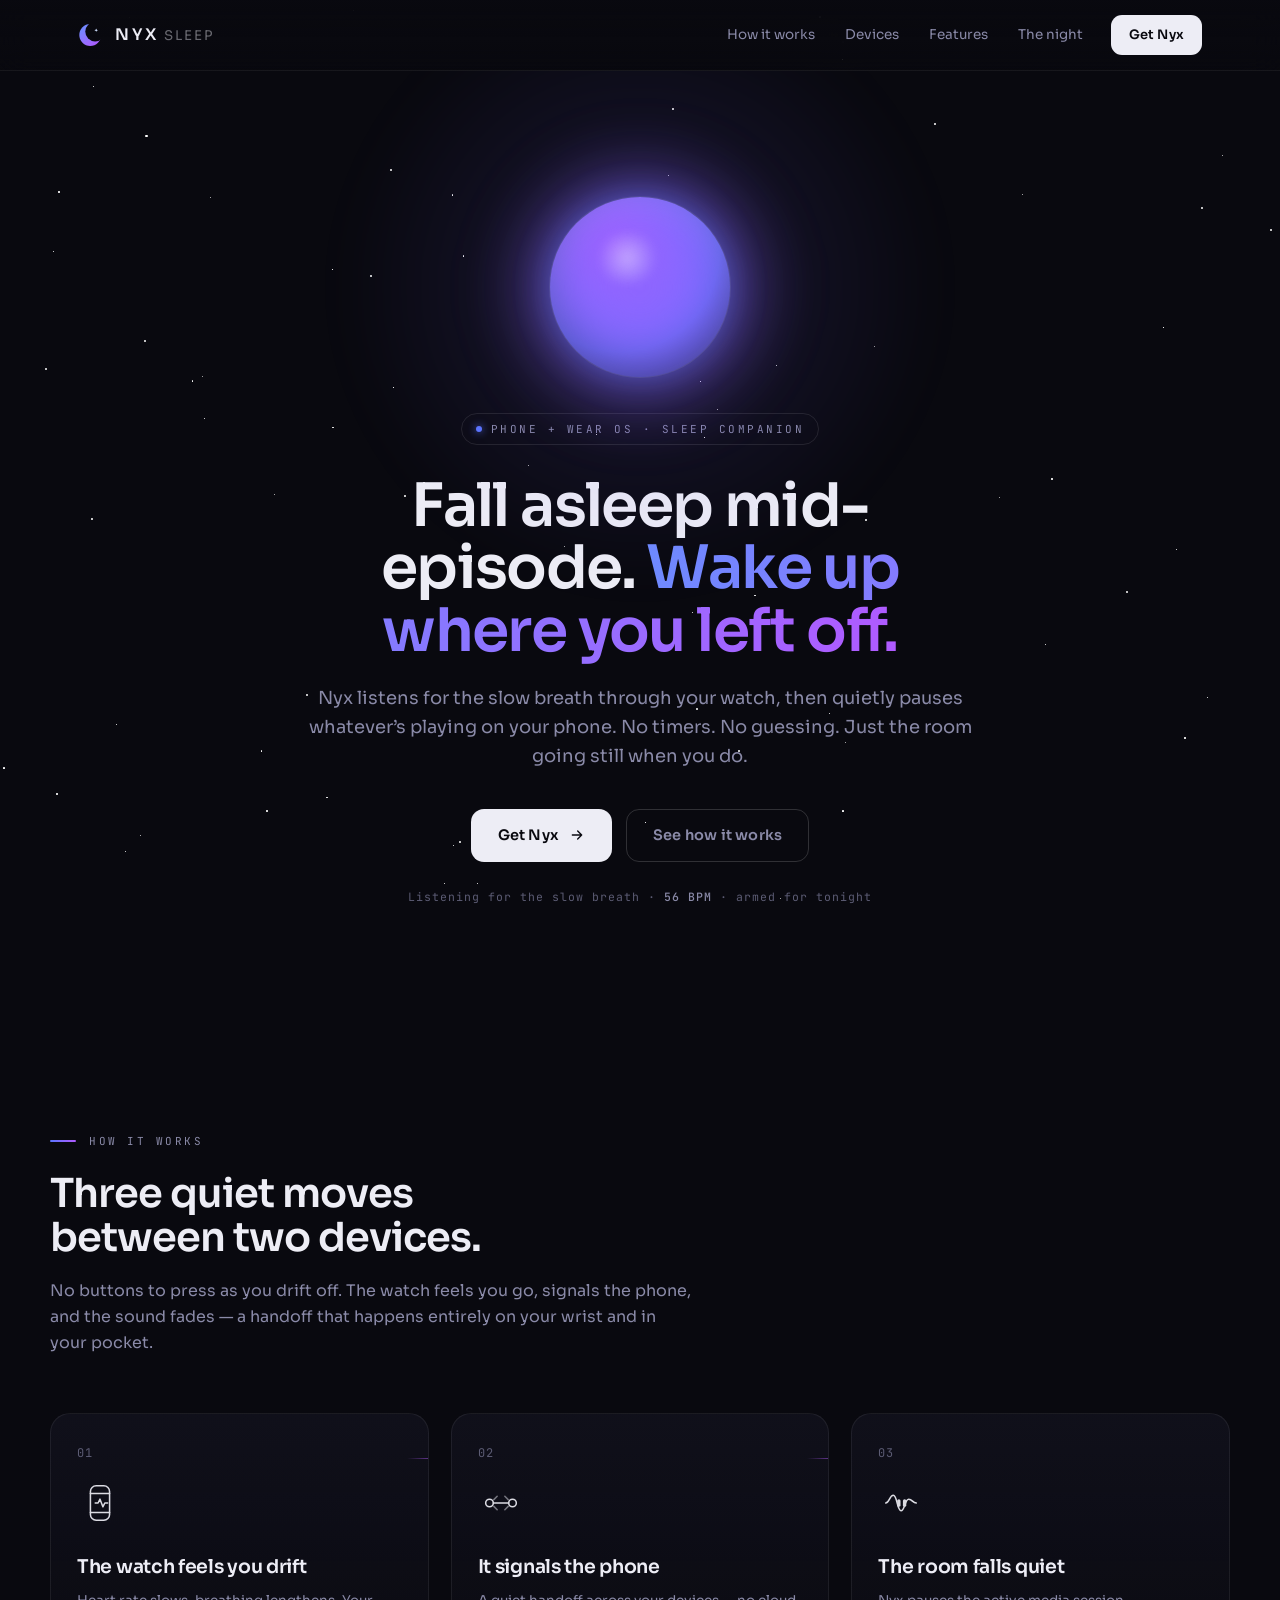
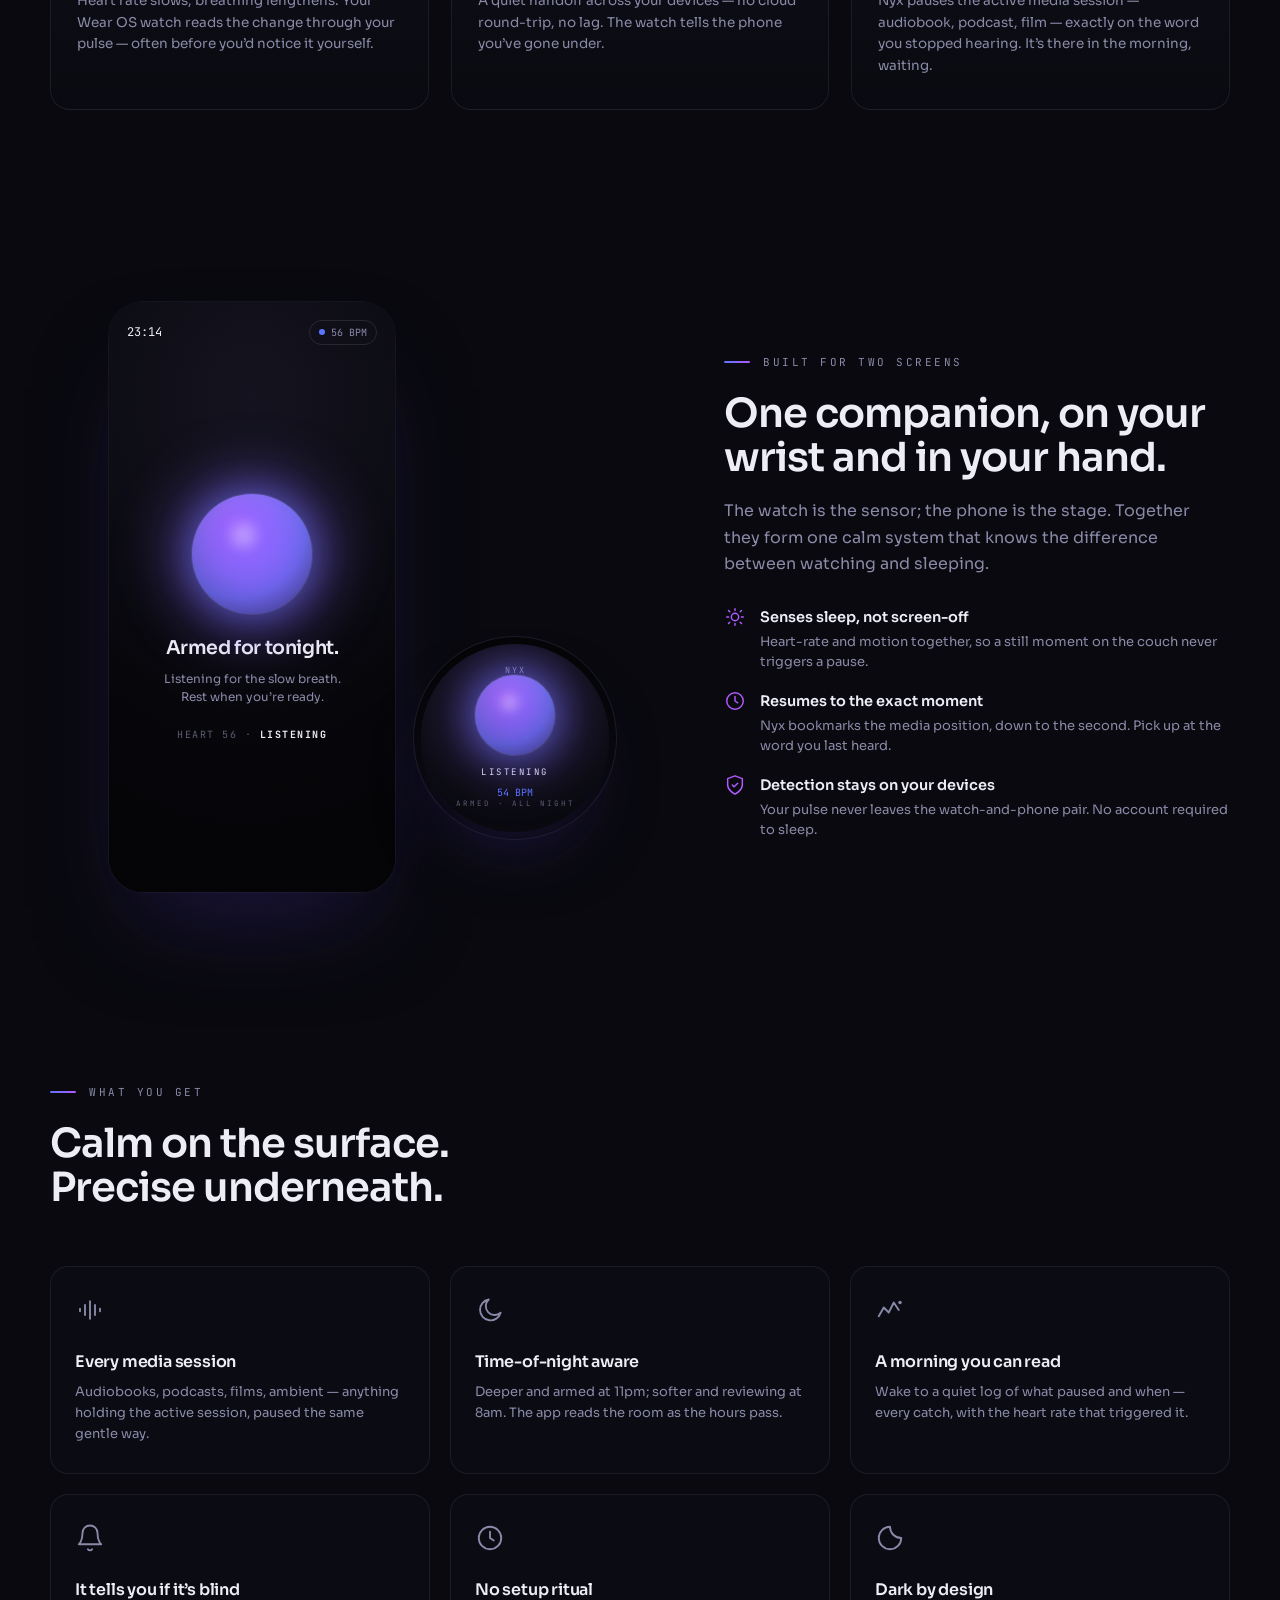
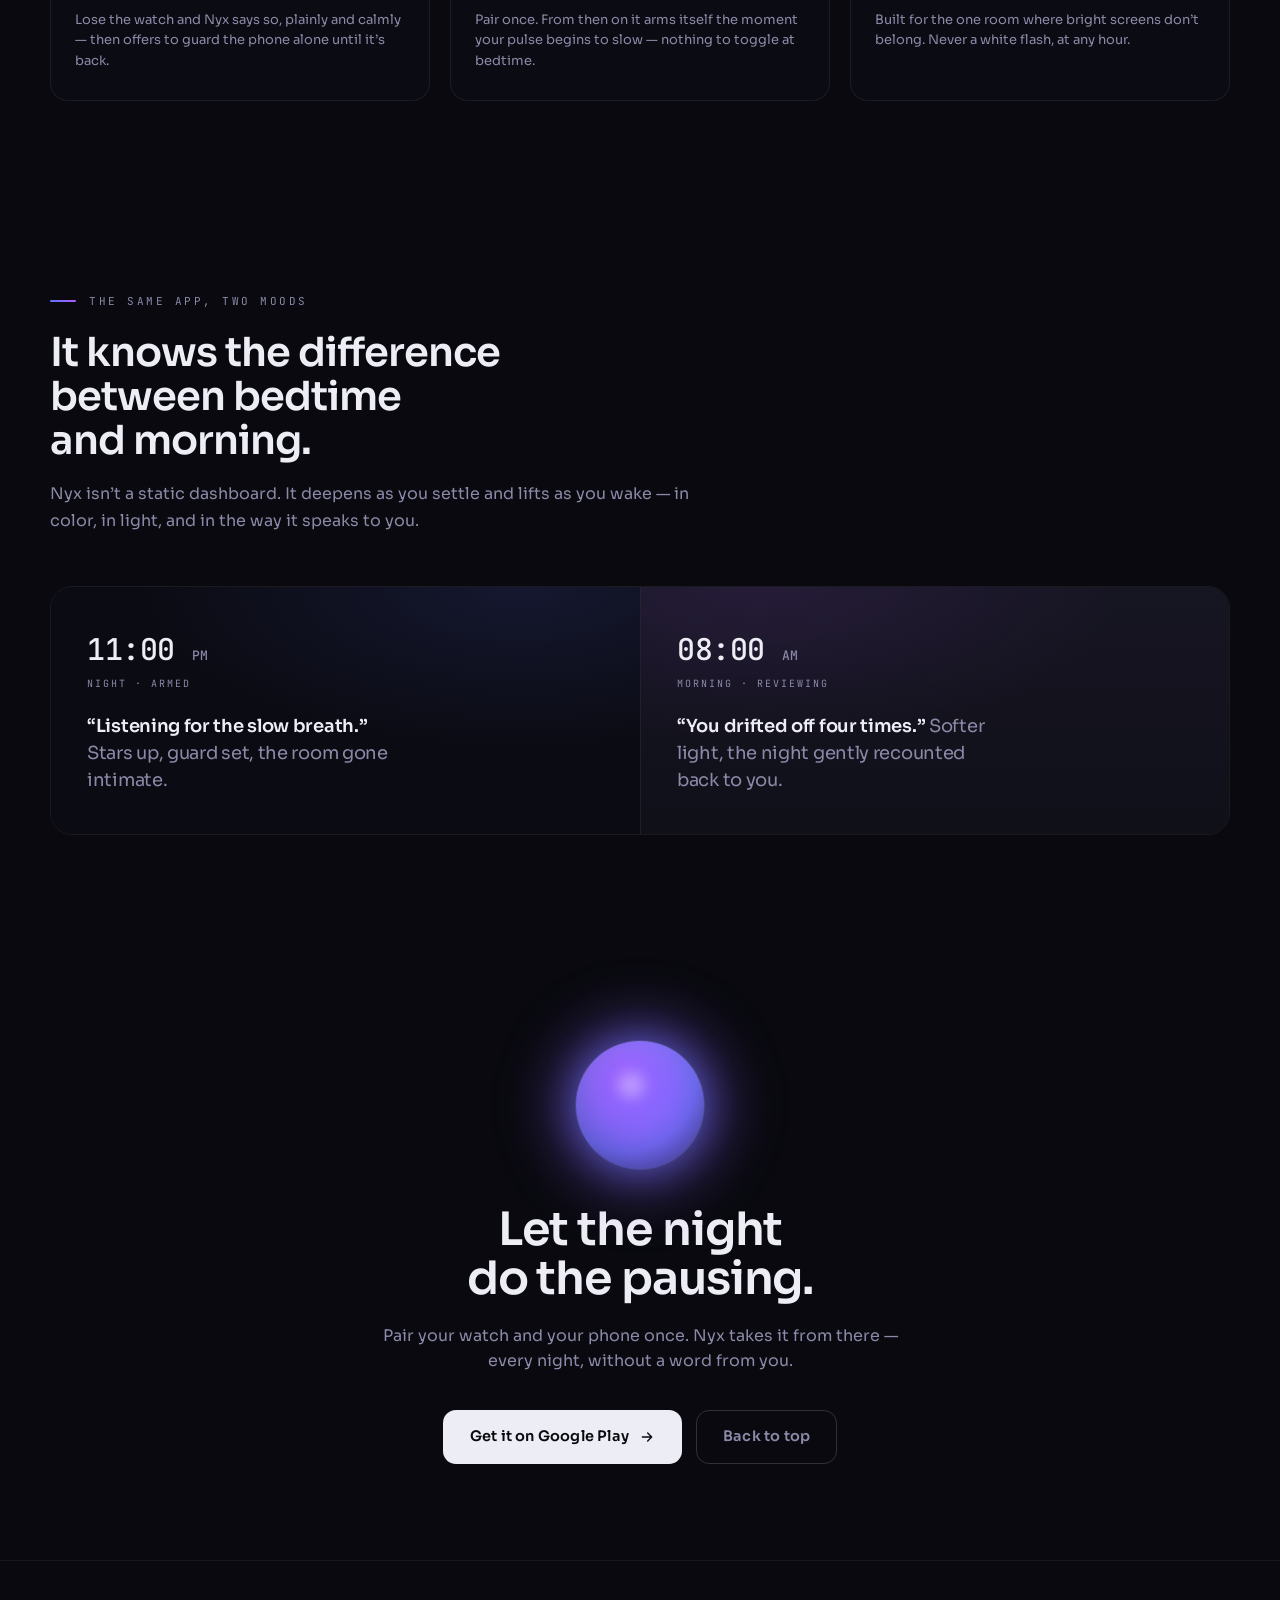
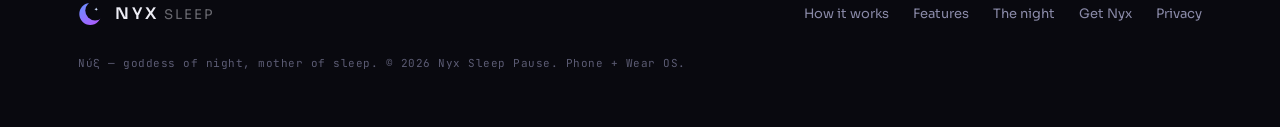
<file: index.html>
<!DOCTYPE html>
<html lang="en">
<head>
<meta charset="UTF-8" />
<meta name="viewport" content="width=device-width, initial-scale=1.0" />
<title>Nyx Sleep Pause — fall asleep mid-episode, wake up where you left off</title>
<link rel="preconnect" href="https://fonts.googleapis.com" />
<link rel="preconnect" href="https://fonts.gstatic.com" crossorigin />
<link href="https://fonts.googleapis.com/css2?family=Sora:wght@400;500;600;700&family=JetBrains+Mono:wght@400;500;600&display=swap" rel="stylesheet" />
<link rel="stylesheet" href="nyx-landing.css" />
</head>
<body>

<!-- brow-star crescent mark, reused as inline symbol -->
<svg width="0" height="0" style="position:absolute" aria-hidden="true">
  <defs>
    <linearGradient id="nyxGrad" x1="40" y1="24" x2="160" y2="176" gradientUnits="userSpaceOnUse">
      <stop stop-color="#6E8BFF" /><stop offset="1" stop-color="#B05AFF" />
    </linearGradient>
    <mask id="nyxCre"><rect width="200" height="200" fill="#fff" /><circle cx="132" cy="74" r="76" fill="#000" /></mask>
    <symbol id="nyxMark" viewBox="0 0 200 200">
      <circle cx="94" cy="100" r="84" fill="url(#nyxGrad)" mask="url(#nyxCre)" />
      <path transform="translate(140 64) scale(1.4)" fill="#CFE0FF"
            d="M0 -11 C0.6 -5 2 -1.6 11 0 2 1.6 0.6 5 0 11 -0.6 5 -2 1.6 -11 0 -2 -1.6 -0.6 -5 0 -11Z" />
    </symbol>
  </defs>
</svg>

<div class="skyfield" id="sky"></div>

<div class="shell">

  <!-- NAV -->
  <nav>
    <div class="nav-inner">
      <a class="brand" href="#top"><svg class="mk"><use href="#nyxMark"/></svg><b>NYX<small> SLEEP</small></b></a>
      <div class="nav-links">
        <a href="#how">How it works</a>
        <a href="#devices">Devices</a>
        <a href="#features">Features</a>
        <a href="#night">The night</a>
      </div>
      <a class="nav-cta" href="#get">Get Nyx</a>
    </div>
  </nav>

  <!-- HERO -->
  <header class="hero" id="top">
    <div class="hero-orbwrap">
      <div class="halo"></div>
      <div class="orb" style="--orb:180px">
        <div class="orb-glow"></div>
        <div class="orb-core"></div>
        <div class="orb-sheen"></div>
        <div class="orb-rim"></div>
      </div>
    </div>
    <div class="eyebrow mono"><span class="pip"></span>Phone + Wear OS · sleep companion</div>
    <h1>Fall asleep mid-episode. <span class="grad">Wake up where you left off.</span></h1>
    <p class="sub">Nyx listens for the slow breath through your watch, then quietly pauses whatever’s playing on your phone. No timers. No guessing. Just the room going still when you do.</p>
    <div class="cta-row">
      <a class="btn btn-primary" href="#get">Get Nyx
        <svg width="16" height="16" viewBox="0 0 24 24" fill="none" stroke="currentColor" stroke-width="2" stroke-linecap="round" stroke-linejoin="round"><path d="M5 12h14M13 6l6 6-6 6"/></svg>
      </a>
      <a class="btn btn-ghost" href="#how">See how it works</a>
    </div>
    <p class="whisper mono">Listening for the slow breath · <b>56 BPM</b> · armed for tonight</p>
  </header>

  <!-- HOW IT WORKS -->
  <section class="block container" id="how">
    <div class="reveal">
      <div class="kicker"><span class="bar"></span><span>How it works</span></div>
      <h2>Three quiet moves between two devices.</h2>
      <p class="lead">No buttons to press as you drift off. The watch feels you go, signals the phone, and the sound fades — a handoff that happens entirely on your wrist and in your pocket.</p>
    </div>
    <div class="how">
      <div class="step reveal">
        <div class="thread"></div>
        <div class="n mono">01</div>
        <svg class="ico" viewBox="0 0 48 48" fill="none" stroke="currentColor" stroke-width="1.6" stroke-linecap="round" stroke-linejoin="round">
          <rect x="14" y="6" width="20" height="36" rx="6"/><path d="M14 14h20M14 34h20"/>
          <path d="M19 24h3l2-4 3 8 2-4h3"/>
        </svg>
        <h3>The watch feels you drift</h3>
        <p>Heart rate slows, breathing lengthens. Your Wear OS watch reads the change through your pulse — often before you’d notice it yourself.</p>
      </div>
      <div class="step reveal">
        <div class="thread"></div>
        <div class="n mono">02</div>
        <svg class="ico" viewBox="0 0 48 48" fill="none" stroke="currentColor" stroke-width="1.6" stroke-linecap="round" stroke-linejoin="round">
          <circle cx="12" cy="24" r="4"/><circle cx="36" cy="24" r="4"/><path d="M16 24h16"/>
          <path d="M20 17l-3.5 3.5M20 31l-3.5-3.5M28 17l3.5 3.5M28 31l3.5-3.5" opacity=".5"/>
        </svg>
        <h3>It signals the phone</h3>
        <p>A quiet handoff across your devices — no cloud round-trip, no lag. The watch tells the phone you’ve gone under.</p>
      </div>
      <div class="step reveal">
        <div class="n mono">03</div>
        <svg class="ico" viewBox="0 0 48 48" fill="none" stroke="currentColor" stroke-width="1.6" stroke-linecap="round" stroke-linejoin="round">
          <path d="M8 24c4 0 4-8 8-8s4 16 8 16 4-12 8-12 4 4 8 4"/>
          <rect x="20" y="20" width="3.5" height="8" rx="1.75" fill="currentColor" stroke="none"/>
          <rect x="26" y="20" width="3.5" height="8" rx="1.75" fill="currentColor" stroke="none"/>
        </svg>
        <h3>The room falls quiet</h3>
        <p>Nyx pauses the active media session — audiobook, podcast, film — exactly on the word you stopped hearing. It’s there in the morning, waiting.</p>
      </div>
    </div>
  </section>

  <!-- DEVICES SHOWCASE -->
  <section class="block container" id="devices">
    <div class="showcase">
      <div class="devices reveal">
        <div class="phone-mini">
          <div class="pm-screen">
            <div class="pm-bar">
              <span class="t mono">23:14</span>
              <span class="chip mono"><i></i>56 BPM</span>
            </div>
            <div class="pm-hero">
              <div class="orb" style="--orb:120px">
                <div class="orb-glow"></div><div class="orb-core"></div><div class="orb-sheen"></div><div class="orb-rim"></div>
              </div>
              <div>
                <h4>Armed for tonight.</h4>
                <p>Listening for the slow breath. Rest when you’re ready.</p>
              </div>
              <div class="pm-status mono">HEART 56 · <b>LISTENING</b></div>
            </div>
          </div>
        </div>
        <div class="watch-mini">
          <span class="wt mono">NYX</span>
          <div class="orb" style="--orb:80px">
            <div class="orb-glow"></div><div class="orb-core"></div><div class="orb-sheen"></div><div class="orb-rim"></div>
          </div>
          <span class="ws mono">Listening</span>
          <span class="wb mono">54 BPM</span>
          <span class="wf mono">ARMED · ALL NIGHT</span>
        </div>
      </div>
      <div class="showcase-copy reveal">
        <div class="kicker"><span class="bar"></span><span>Built for two screens</span></div>
        <h2>One companion, on your wrist and in your hand.</h2>
        <p class="lead">The watch is the sensor; the phone is the stage. Together they form one calm system that knows the difference between watching and sleeping.</p>
        <ul class="feat-list">
          <li>
            <svg class="fi" viewBox="0 0 24 24" fill="none" stroke="currentColor" stroke-width="1.6" stroke-linecap="round" stroke-linejoin="round"><path d="M12 3v2M12 19v2M5 12H3M21 12h-2M6.3 6.3 4.9 4.9M19.1 19.1l-1.4-1.4M17.7 6.3l1.4-1.4M4.9 19.1l1.4-1.4"/><circle cx="12" cy="12" r="4"/></svg>
            <div><b>Senses sleep, not screen-off</b><span>Heart-rate and motion together, so a still moment on the couch never triggers a pause.</span></div>
          </li>
          <li>
            <svg class="fi" viewBox="0 0 24 24" fill="none" stroke="currentColor" stroke-width="1.6" stroke-linecap="round" stroke-linejoin="round"><path d="M3 12a9 9 0 1 0 18 0 9 9 0 0 0-18 0Z"/><path d="M12 7v5l3 2"/></svg>
            <div><b>Resumes to the exact moment</b><span>Nyx bookmarks the media position, down to the second. Pick up at the word you last heard.</span></div>
          </li>
          <li>
            <svg class="fi" viewBox="0 0 24 24" fill="none" stroke="currentColor" stroke-width="1.6" stroke-linecap="round" stroke-linejoin="round"><path d="M12 22s8-4 8-10V5l-8-3-8 3v7c0 6 8 10 8 10Z"/><path d="M9 12l2 2 4-4"/></svg>
            <div><b>Detection stays on your devices</b><span>Your pulse never leaves the watch-and-phone pair. No account required to sleep.</span></div>
          </li>
        </ul>
      </div>
    </div>
  </section>

  <!-- FEATURES -->
  <section class="block container" id="features">
    <div class="reveal">
      <div class="kicker"><span class="bar"></span><span>What you get</span></div>
      <h2>Calm on the surface. Precise underneath.</h2>
    </div>
    <div class="features">
      <div class="feature reveal">
        <svg class="fico" viewBox="0 0 24 24" fill="none" stroke="currentColor" stroke-width="1.5" stroke-linecap="round" stroke-linejoin="round"><path d="M4 11v2M8 8v8M12 5v14M16 8v8M20 11v2"/></svg>
        <h3>Every media session</h3>
        <p>Audiobooks, podcasts, films, ambient — anything holding the active session, paused the same gentle way.</p>
      </div>
      <div class="feature reveal">
        <svg class="fico" viewBox="0 0 24 24" fill="none" stroke="currentColor" stroke-width="1.5" stroke-linecap="round" stroke-linejoin="round"><path d="M20.5 14.2A8.4 8.4 0 1 1 11 3.6a6.6 6.6 0 0 0 9.5 10.6Z"/></svg>
        <h3>Time-of-night aware</h3>
        <p>Deeper and armed at 11pm; softer and reviewing at 8am. The app reads the room as the hours pass.</p>
      </div>
      <div class="feature reveal">
        <svg class="fico" viewBox="0 0 24 24" fill="none" stroke="currentColor" stroke-width="1.5" stroke-linecap="round" stroke-linejoin="round"><path d="M3 17l4-7 4 4 4-8 4 6"/><circle cx="20" cy="6" r="1.4" fill="currentColor" stroke="none"/></svg>
        <h3>A morning you can read</h3>
        <p>Wake to a quiet log of what paused and when — every catch, with the heart rate that triggered it.</p>
      </div>
      <div class="feature reveal">
        <svg class="fico" viewBox="0 0 24 24" fill="none" stroke="currentColor" stroke-width="1.5" stroke-linecap="round" stroke-linejoin="round"><path d="M18 8A6 6 0 0 0 6 8c0 7-3 9-3 9h18s-3-2-3-9Z"/><path d="M13.7 21a2 2 0 0 1-3.4 0"/></svg>
        <h3>It tells you if it’s blind</h3>
        <p>Lose the watch and Nyx says so, plainly and calmly — then offers to guard the phone alone until it’s back.</p>
      </div>
      <div class="feature reveal">
        <svg class="fico" viewBox="0 0 24 24" fill="none" stroke="currentColor" stroke-width="1.5" stroke-linecap="round" stroke-linejoin="round"><circle cx="12" cy="12" r="9"/><path d="M12 7v5l3 2"/></svg>
        <h3>No setup ritual</h3>
        <p>Pair once. From then on it arms itself the moment your pulse begins to slow — nothing to toggle at bedtime.</p>
      </div>
      <div class="feature reveal">
        <svg class="fico" viewBox="0 0 24 24" fill="none" stroke="currentColor" stroke-width="1.5" stroke-linecap="round" stroke-linejoin="round"><path d="M12 3a9 9 0 1 0 9 9c-5 0-9-4-9-9Z"/></svg>
        <h3>Dark by design</h3>
        <p>Built for the one room where bright screens don’t belong. Never a white flash, at any hour.</p>
      </div>
    </div>
  </section>

  <!-- THE NIGHT -->
  <section class="block container" id="night">
    <div class="reveal">
      <div class="kicker"><span class="bar"></span><span>The same app, two moods</span></div>
      <h2>It knows the difference between bedtime and morning.</h2>
      <p class="lead">Nyx isn’t a static dashboard. It deepens as you settle and lifts as you wake — in color, in light, and in the way it speaks to you.</p>
    </div>
    <div class="timestrip reveal">
      <div class="timecard night">
        <div class="clock mono">11:00 <span style="font-size:13px;color:var(--muted)">PM</span></div>
        <div class="phase mono">Night · armed</div>
        <div class="say">“Listening for the slow breath.” <span>Stars up, guard set, the room gone intimate.</span></div>
      </div>
      <div class="timecard morning">
        <div class="clock mono">08:00 <span style="font-size:13px;color:var(--muted)">AM</span></div>
        <div class="phase mono">Morning · reviewing</div>
        <div class="say">“You drifted off four times.” <span>Softer light, the night gently recounted back to you.</span></div>
      </div>
    </div>
  </section>

  <!-- CLOSING CTA -->
  <section class="closing" id="get">
    <div class="orb orb-c" style="--orb:128px">
      <div class="orb-glow"></div><div class="orb-core"></div><div class="orb-sheen"></div><div class="orb-rim"></div>
    </div>
    <h2>Let the night do the pausing.</h2>
    <p>Pair your watch and your phone once. Nyx takes it from there — every night, without a word from you.</p>
    <div class="cta-row">
      <a class="btn btn-primary" href="#">Get it on Google Play
        <svg width="16" height="16" viewBox="0 0 24 24" fill="none" stroke="currentColor" stroke-width="2" stroke-linecap="round" stroke-linejoin="round"><path d="M5 12h14M13 6l6 6-6 6"/></svg>
      </a>
      <a class="btn btn-ghost" href="#top">Back to top</a>
    </div>
  </section>

  <!-- FOOTER -->
  <footer>
    <div class="container">
      <div class="foot-inner">
        <a class="brand" href="#top"><svg class="mk"><use href="#nyxMark"/></svg><b>NYX<small> SLEEP</small></b></a>
        <div class="foot-links">
          <a href="#how">How it works</a>
          <a href="#features">Features</a>
          <a href="#night">The night</a>
          <a href="#get">Get Nyx</a>
          <a href="privacy.html">Privacy</a>
        </div>
      </div>
      <div class="foot-copy mono">Νύξ — goddess of night, mother of sleep. © 2026 Nyx Sleep Pause. Phone + Wear OS.</div>
    </div>
  </footer>

</div>

<script>
  // sparse star field
  (function () {
    var sky = document.getElementById('sky');
    var n = window.innerWidth < 700 ? 40 : 80;
    var html = '';
    for (var i = 0; i < n; i++) {
      var sz = (Math.random() * 1.6 + 0.6).toFixed(2);
      html += '<span class="s" style="left:' + (Math.random()*100).toFixed(2) + '%;top:' + (Math.random()*100).toFixed(2)
        + '%;width:' + sz + 'px;height:' + sz + 'px;--tw:' + (Math.random()*4+3).toFixed(1) + 's;animation-delay:' + (Math.random()*5).toFixed(1) + 's"></span>';
    }
    sky.innerHTML = html;
  })();

  // scroll reveal
  (function () {
    var io = new IntersectionObserver(function (entries) {
      entries.forEach(function (e) { if (e.isIntersecting) { e.target.classList.add('in'); io.unobserve(e.target); } });
    }, { threshold: 0.12 });
    document.querySelectorAll('.reveal').forEach(function (el, i) {
      el.style.transitionDelay = ((i % 3) * 0.08) + 's';
      io.observe(el);
    });
  })();
</script>
</body>
</html>
</file>
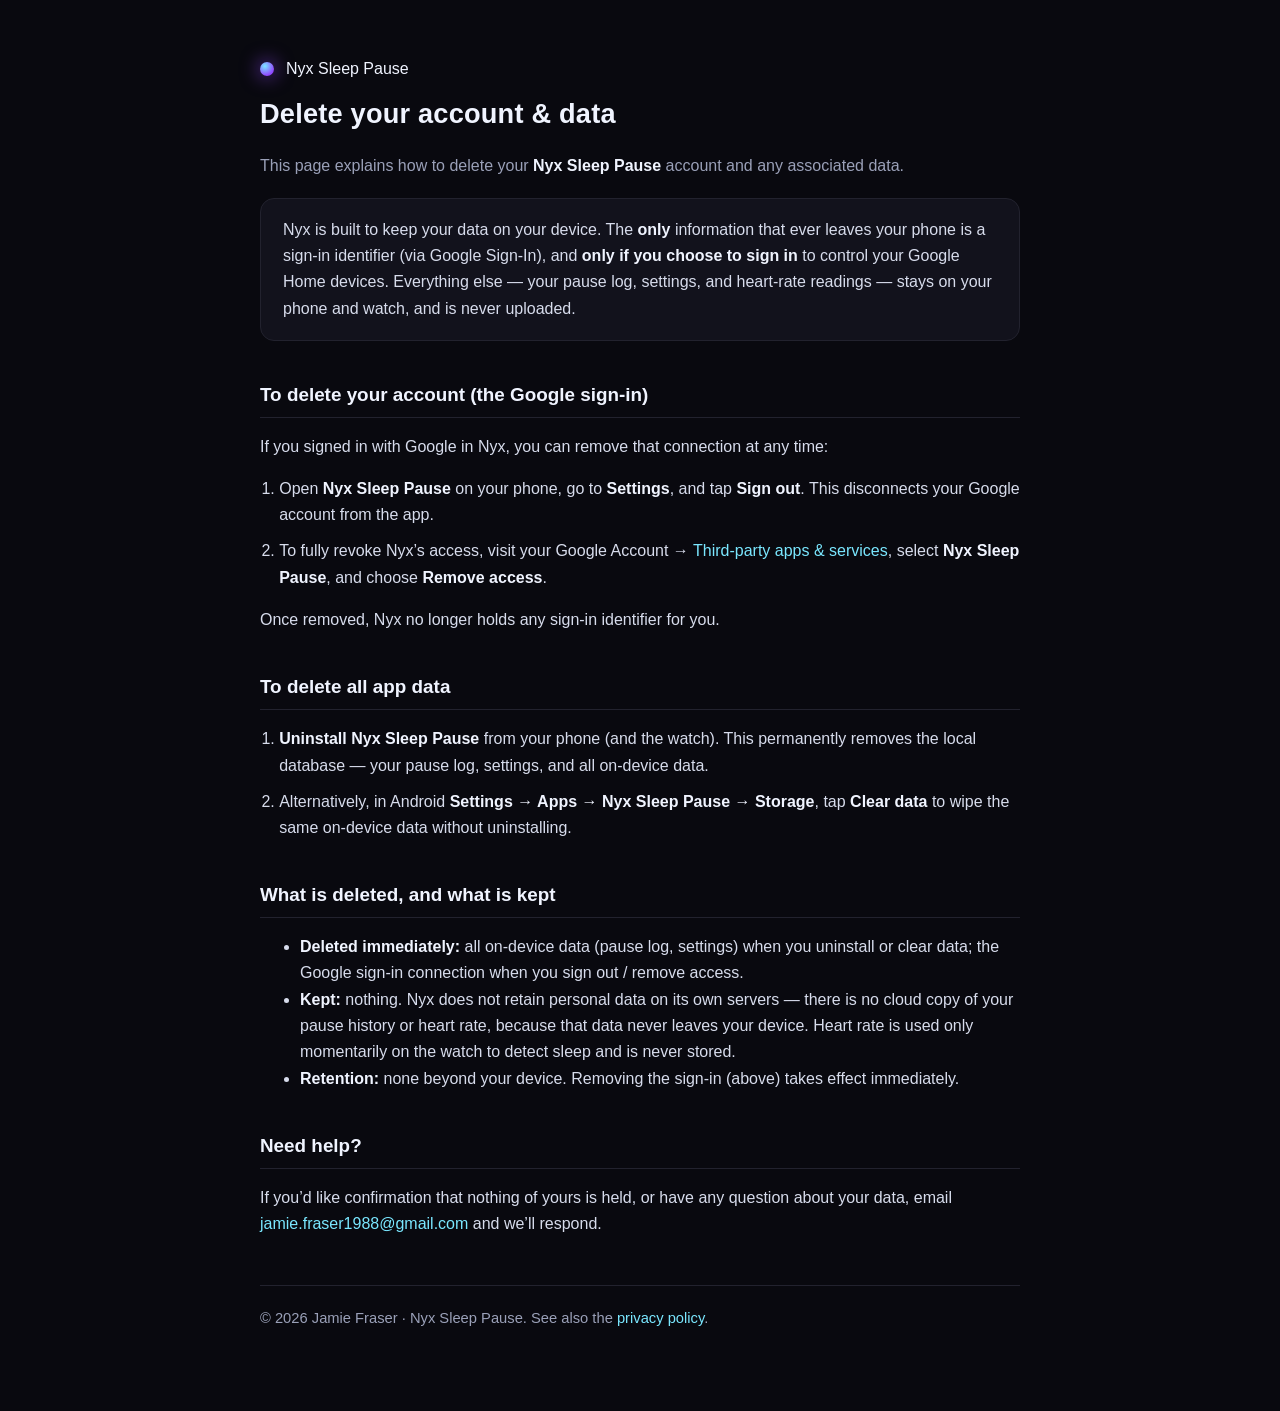
<file: delete-account.html>
<!DOCTYPE html>
<html lang="en">
<head>
<meta charset="utf-8">
<meta name="viewport" content="width=device-width, initial-scale=1">
<title>Delete your account &amp; data — Nyx Sleep Pause</title>
<meta name="description" content="How to delete your Nyx Sleep Pause account and associated data.">
<style>
  :root{
    --bg:#09090f; --panel:#12121c; --ink:#f0f4ff; --muted:#9aa0b8;
    --accent:#7ae7ff; --violet:#9147ff; --line:#22222e;
  }
  *{box-sizing:border-box}
  html{-webkit-text-size-adjust:100%}
  body{margin:0; background:var(--bg); color:var(--ink);
    font:16px/1.65 -apple-system,BlinkMacSystemFont,"Segoe UI",Roboto,Helvetica,Arial,sans-serif; padding:0 20px;}
  .wrap{max-width:760px; margin:0 auto; padding:56px 0 80px}
  .brand{display:flex; align-items:center; gap:12px; margin-bottom:10px}
  .dot{width:14px; height:14px; border-radius:50%;
    background:radial-gradient(circle at 35% 30%, var(--accent), var(--violet) 70%);
    box-shadow:0 0 18px 2px rgba(145,71,255,.55)}
  h1{font-size:1.7rem; margin:.2em 0 .1em; letter-spacing:.2px}
  h2{font-size:1.18rem; margin:2em 0 .5em; border-bottom:1px solid var(--line); padding-bottom:.35em}
  p,li{color:#d7dcec}
  strong{color:var(--ink)}
  a{color:var(--accent); text-decoration:none} a:hover{text-decoration:underline}
  ol{padding-left:1.2em} ol li{margin:.6em 0}
  .lead{color:var(--muted)}
  .card{background:var(--panel); border:1px solid var(--line); border-radius:14px; padding:18px 22px; margin:18px 0}
  footer{margin-top:48px; padding-top:20px; border-top:1px solid var(--line); color:var(--muted); font-size:.92rem}
</style>
</head>
<body>
<div class="wrap">
  <div class="brand"><span class="dot"></span><span>Nyx Sleep Pause</span></div>
  <h1>Delete your account &amp; data</h1>
  <p class="lead">This page explains how to delete your <strong>Nyx Sleep Pause</strong> account and any associated data.</p>

  <div class="card">
    <p style="margin:0">Nyx is built to keep your data on your device. The <strong>only</strong> information that ever leaves your phone is a sign-in identifier (via Google Sign-In), and <strong>only if you choose to sign in</strong> to control your Google Home devices. Everything else — your pause log, settings, and heart-rate readings — stays on your phone and watch, and is never uploaded.</p>
  </div>

  <h2>To delete your account (the Google sign-in)</h2>
  <p>If you signed in with Google in Nyx, you can remove that connection at any time:</p>
  <ol>
    <li>Open <strong>Nyx Sleep Pause</strong> on your phone, go to <strong>Settings</strong>, and tap <strong>Sign out</strong>. This disconnects your Google account from the app.</li>
    <li>To fully revoke Nyx&rsquo;s access, visit your Google Account &rarr; <a href="https://myaccount.google.com/permissions" target="_blank" rel="noopener">Third-party apps &amp; services</a>, select <strong>Nyx Sleep Pause</strong>, and choose <strong>Remove access</strong>.</li>
  </ol>
  <p>Once removed, Nyx no longer holds any sign-in identifier for you.</p>

  <h2>To delete all app data</h2>
  <ol>
    <li><strong>Uninstall Nyx Sleep Pause</strong> from your phone (and the watch). This permanently removes the local database — your pause log, settings, and all on-device data.</li>
    <li>Alternatively, in Android <strong>Settings &rarr; Apps &rarr; Nyx Sleep Pause &rarr; Storage</strong>, tap <strong>Clear data</strong> to wipe the same on-device data without uninstalling.</li>
  </ol>

  <h2>What is deleted, and what is kept</h2>
  <ul>
    <li><strong>Deleted immediately:</strong> all on-device data (pause log, settings) when you uninstall or clear data; the Google sign-in connection when you sign out / remove access.</li>
    <li><strong>Kept:</strong> nothing. Nyx does not retain personal data on its own servers — there is no cloud copy of your pause history or heart rate, because that data never leaves your device. Heart rate is used only momentarily on the watch to detect sleep and is never stored.</li>
    <li><strong>Retention:</strong> none beyond your device. Removing the sign-in (above) takes effect immediately.</li>
  </ul>

  <h2>Need help?</h2>
  <p>If you&rsquo;d like confirmation that nothing of yours is held, or have any question about your data, email <a href="mailto:jamie.fraser1988@gmail.com">jamie.fraser1988@gmail.com</a> and we&rsquo;ll respond.</p>

  <footer>
    &copy; 2026 Jamie Fraser &middot; Nyx Sleep Pause. See also the <a href="privacy.html">privacy policy</a>.
  </footer>
</div>
</body>
</html>
</file>
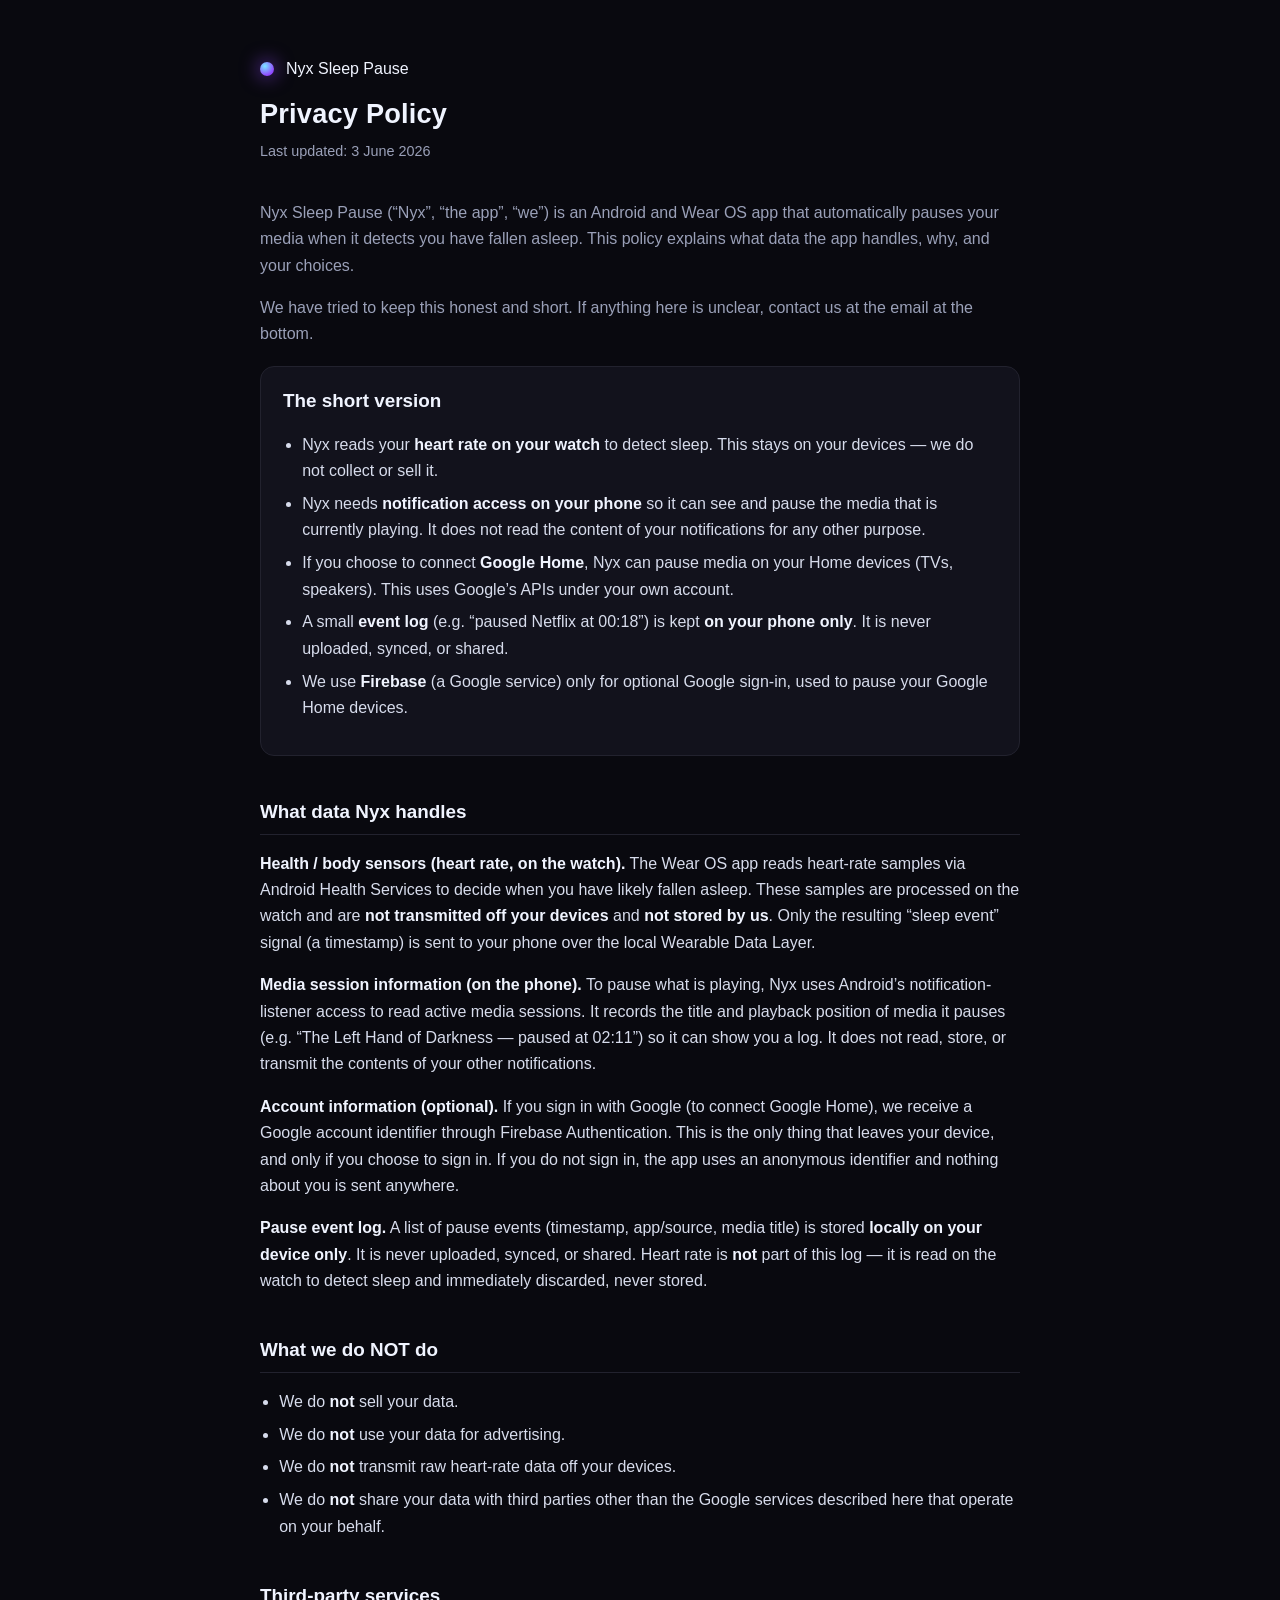
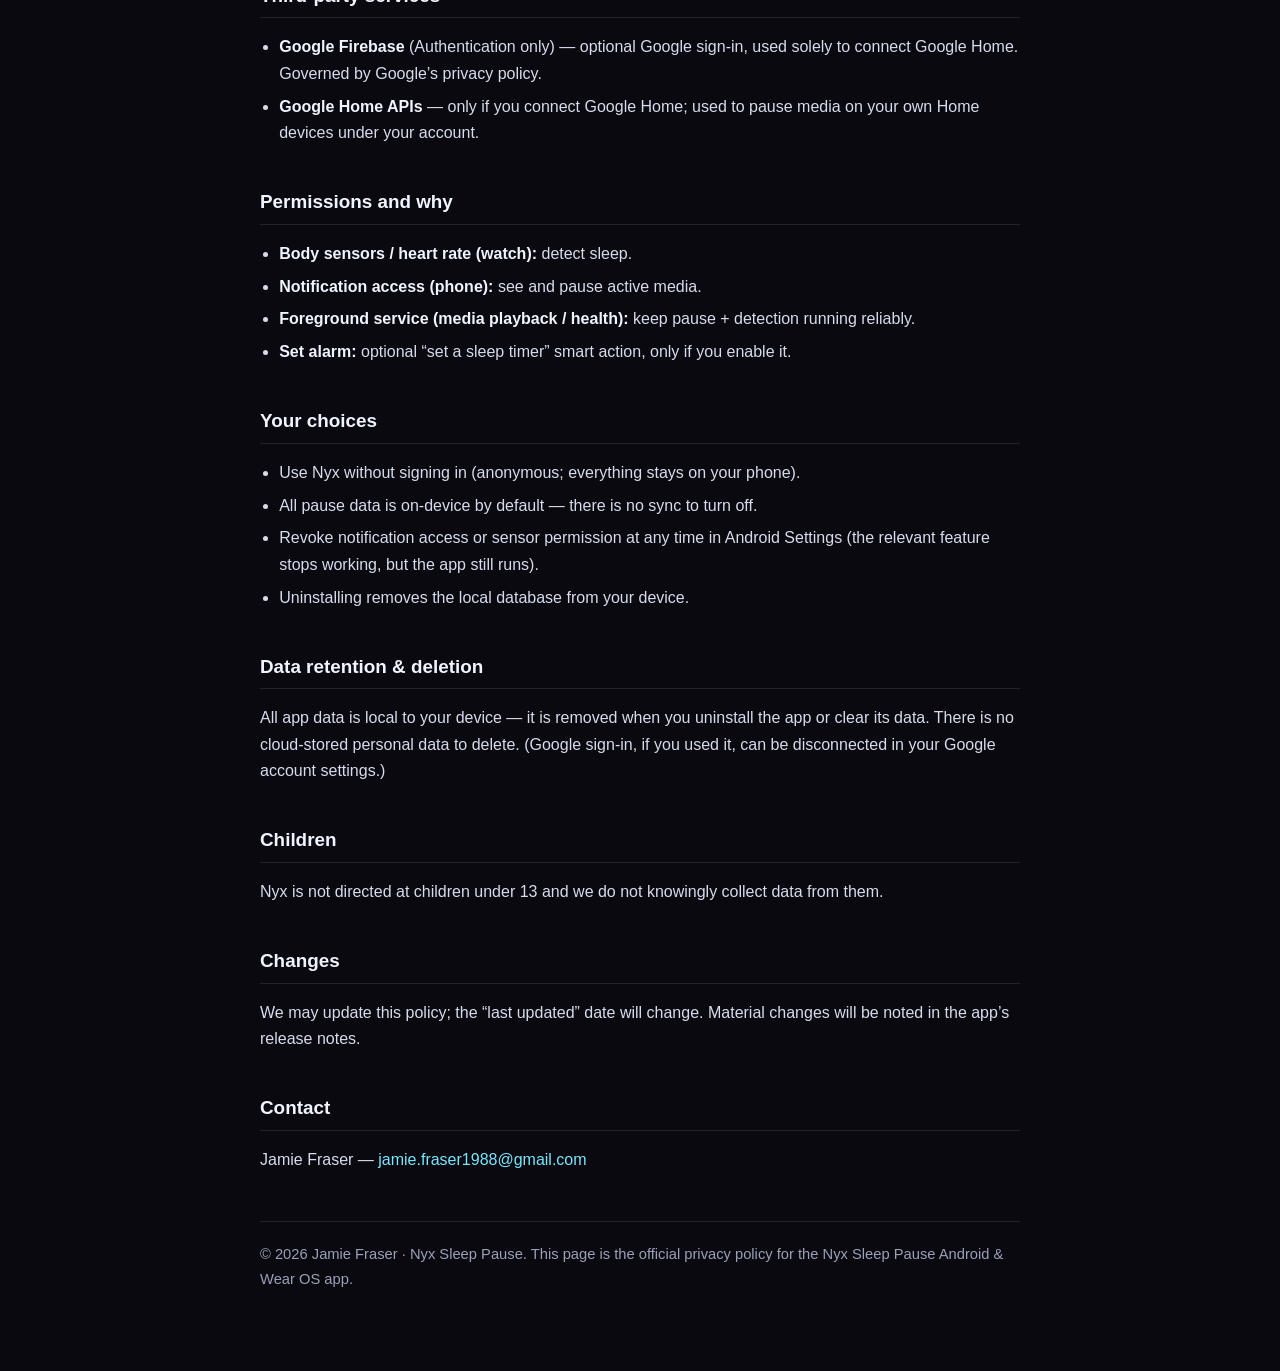
<file: privacy.html>
<!DOCTYPE html>
<html lang="en">
<head>
<meta charset="utf-8">
<meta name="viewport" content="width=device-width, initial-scale=1">
<title>Privacy Policy — Nyx Sleep Pause</title>
<meta name="description" content="Privacy policy for Nyx Sleep Pause — what data the app handles, why, and your choices.">
<style>
  :root{
    --bg:#09090f; --panel:#12121c; --ink:#f0f4ff; --muted:#9aa0b8;
    --accent:#7ae7ff; --violet:#9147ff; --line:#22222e;
  }
  *{box-sizing:border-box}
  html{-webkit-text-size-adjust:100%}
  body{
    margin:0; background:var(--bg); color:var(--ink);
    font:16px/1.65 -apple-system,BlinkMacSystemFont,"Segoe UI",Roboto,Helvetica,Arial,sans-serif;
    padding:0 20px;
  }
  .wrap{max-width:760px; margin:0 auto; padding:56px 0 80px}
  header{margin-bottom:36px}
  .brand{display:flex; align-items:center; gap:12px; margin-bottom:10px}
  .dot{width:14px; height:14px; border-radius:50%;
    background:radial-gradient(circle at 35% 30%, var(--accent), var(--violet) 70%);
    box-shadow:0 0 18px 2px rgba(145,71,255,.55)}
  h1{font-size:1.7rem; margin:.2em 0 .1em; letter-spacing:.2px}
  .updated{color:var(--muted); font-size:.9rem; margin:0}
  h2{font-size:1.18rem; margin:2.1em 0 .5em; color:var(--ink);
    border-bottom:1px solid var(--line); padding-bottom:.35em}
  p{color:#d7dcec}
  strong{color:var(--ink)}
  a{color:var(--accent); text-decoration:none}
  a:hover{text-decoration:underline}
  ul{padding-left:1.2em}
  li{margin:.4em 0; color:#d7dcec}
  .lead{color:var(--muted)}
  .card{background:var(--panel); border:1px solid var(--line); border-radius:14px;
    padding:18px 22px; margin:18px 0}
  footer{margin-top:48px; padding-top:20px; border-top:1px solid var(--line);
    color:var(--muted); font-size:.92rem}
  code{background:#1b1b27; padding:1px 6px; border-radius:5px; font-size:.92em}
</style>
</head>
<body>
<div class="wrap">
  <header>
    <div class="brand"><span class="dot"></span><span>Nyx Sleep Pause</span></div>
    <h1>Privacy Policy</h1>
    <p class="updated">Last updated: 3 June 2026</p>
  </header>

  <p class="lead">Nyx Sleep Pause (&ldquo;Nyx&rdquo;, &ldquo;the app&rdquo;, &ldquo;we&rdquo;) is an Android and Wear OS app that automatically pauses your media when it detects you have fallen asleep. This policy explains what data the app handles, why, and your choices.</p>
  <p class="lead">We have tried to keep this honest and short. If anything here is unclear, contact us at the email at the bottom.</p>

  <div class="card">
    <h2 style="margin-top:0;border:none;padding:0">The short version</h2>
    <ul>
      <li>Nyx reads your <strong>heart rate on your watch</strong> to detect sleep. This stays on your devices &mdash; we do not collect or sell it.</li>
      <li>Nyx needs <strong>notification access on your phone</strong> so it can see and pause the media that is currently playing. It does not read the content of your notifications for any other purpose.</li>
      <li>If you choose to connect <strong>Google Home</strong>, Nyx can pause media on your Home devices (TVs, speakers). This uses Google&rsquo;s APIs under your own account.</li>
      <li>A small <strong>event log</strong> (e.g. &ldquo;paused Netflix at 00:18&rdquo;) is kept <strong>on your phone only</strong>. It is never uploaded, synced, or shared.</li>
      <li>We use <strong>Firebase</strong> (a Google service) only for optional Google sign-in, used to pause your Google Home devices.</li>
    </ul>
  </div>

  <h2>What data Nyx handles</h2>
  <p><strong>Health / body sensors (heart rate, on the watch).</strong> The Wear OS app reads heart-rate samples via Android Health Services to decide when you have likely fallen asleep. These samples are processed on the watch and are <strong>not transmitted off your devices</strong> and <strong>not stored by us</strong>. Only the resulting &ldquo;sleep event&rdquo; signal (a timestamp) is sent to your phone over the local Wearable Data Layer.</p>
  <p><strong>Media session information (on the phone).</strong> To pause what is playing, Nyx uses Android&rsquo;s notification-listener access to read active media sessions. It records the title and playback position of media it pauses (e.g. &ldquo;The Left Hand of Darkness &mdash; paused at 02:11&rdquo;) so it can show you a log. It does not read, store, or transmit the contents of your other notifications.</p>
  <p><strong>Account information (optional).</strong> If you sign in with Google (to connect Google Home), we receive a Google account identifier through Firebase Authentication. This is the only thing that leaves your device, and only if you choose to sign in. If you do not sign in, the app uses an anonymous identifier and nothing about you is sent anywhere.</p>
  <p><strong>Pause event log.</strong> A list of pause events (timestamp, app/source, media title) is stored <strong>locally on your device only</strong>. It is never uploaded, synced, or shared. Heart rate is <strong>not</strong> part of this log &mdash; it is read on the watch to detect sleep and immediately discarded, never stored.</p>

  <h2>What we do NOT do</h2>
  <ul>
    <li>We do <strong>not</strong> sell your data.</li>
    <li>We do <strong>not</strong> use your data for advertising.</li>
    <li>We do <strong>not</strong> transmit raw heart-rate data off your devices.</li>
    <li>We do <strong>not</strong> share your data with third parties other than the Google services described here that operate on your behalf.</li>
  </ul>

  <h2>Third-party services</h2>
  <ul>
    <li><strong>Google Firebase</strong> (Authentication only) &mdash; optional Google sign-in, used solely to connect Google Home. Governed by Google&rsquo;s privacy policy.</li>
    <li><strong>Google Home APIs</strong> &mdash; only if you connect Google Home; used to pause media on your own Home devices under your account.</li>
  </ul>

  <h2>Permissions and why</h2>
  <ul>
    <li><strong>Body sensors / heart rate (watch):</strong> detect sleep.</li>
    <li><strong>Notification access (phone):</strong> see and pause active media.</li>
    <li><strong>Foreground service (media playback / health):</strong> keep pause + detection running reliably.</li>
    <li><strong>Set alarm:</strong> optional &ldquo;set a sleep timer&rdquo; smart action, only if you enable it.</li>
  </ul>

  <h2>Your choices</h2>
  <ul>
    <li>Use Nyx without signing in (anonymous; everything stays on your phone).</li>
    <li>All pause data is on-device by default &mdash; there is no sync to turn off.</li>
    <li>Revoke notification access or sensor permission at any time in Android Settings (the relevant feature stops working, but the app still runs).</li>
    <li>Uninstalling removes the local database from your device.</li>
  </ul>

  <h2>Data retention &amp; deletion</h2>
  <p>All app data is local to your device &mdash; it is removed when you uninstall the app or clear its data. There is no cloud-stored personal data to delete. (Google sign-in, if you used it, can be disconnected in your Google account settings.)</p>

  <h2>Children</h2>
  <p>Nyx is not directed at children under 13 and we do not knowingly collect data from them.</p>

  <h2>Changes</h2>
  <p>We may update this policy; the &ldquo;last updated&rdquo; date will change. Material changes will be noted in the app&rsquo;s release notes.</p>

  <h2>Contact</h2>
  <p>Jamie Fraser &mdash; <a href="mailto:jamie.fraser1988@gmail.com">jamie.fraser1988@gmail.com</a></p>

  <footer>
    &copy; 2026 Jamie Fraser &middot; Nyx Sleep Pause. This page is the official privacy policy for the Nyx Sleep Pause Android &amp; Wear OS app.
  </footer>
</div>
</body>
</html>
</file>
<file: nyx-landing.css>
/* nyx-landing.css — product / marketing page for Nyx Sleep Pause.
   Continues the dashboard language: dark-only, breathing-orb anchor,
   gradient reserved for the mark + orb, Sora + JetBrains Mono. */

:root {
  --bg0: #09090f;
  --bg1: #13131e;
  --bg2: #1f1f33;
  --text: #ededf5;
  --muted: #8a8aa8;
  --faint: #5c5c74;
  --blue: #5a75ff;
  --purple: #b05aff;
  --glow: 1;
  --breath: 10s;
  --maxw: 1180px;
}

* { box-sizing: border-box; }
html, body { margin: 0; padding: 0; }
html { scroll-behavior: smooth; }
body {
  background: var(--bg0);
  color: var(--text);
  font-family: 'Sora', system-ui, sans-serif;
  -webkit-font-smoothing: antialiased;
  text-rendering: optimizeLegibility;
  overflow-x: hidden;
  line-height: 1.5;
}
.mono { font-family: 'JetBrains Mono', monospace; }
a { color: inherit; text-decoration: none; }

/* ambient star field across whole page */
.skyfield { position: fixed; inset: 0; pointer-events: none; z-index: 0; }
.skyfield .s { position: absolute; background: #fff; border-radius: 50%; animation: tw var(--tw,5s) ease-in-out infinite; }
@keyframes tw { 0%,100% { opacity: .12; } 50% { opacity: .7; } }

.shell { position: relative; z-index: 1; }
.container { max-width: var(--maxw); margin: 0 auto; padding: 0 28px; }

/* ---------- nav ---------- */
nav {
  position: sticky; top: 0; z-index: 40;
  backdrop-filter: blur(16px); -webkit-backdrop-filter: blur(16px);
  background: linear-gradient(180deg, rgba(9,9,15,.86), rgba(9,9,15,.5));
  border-bottom: 1px solid rgba(255,255,255,.06);
}
.nav-inner { max-width: var(--maxw); margin: 0 auto; padding: 15px 28px; display: flex; align-items: center; gap: 28px; }
.brand { display: flex; align-items: center; gap: 11px; }
.brand .mk { width: 26px; height: 26px; }
.brand b { font-size: 16px; font-weight: 600; letter-spacing: 3px; }
.brand b small { opacity: .42; font-weight: 400; letter-spacing: 2px; }
.nav-links { display: flex; gap: 30px; margin-left: auto; }
.nav-links a { font-size: 13.5px; color: var(--muted); transition: color .15s ease; }
.nav-links a:hover { color: var(--text); }
.nav-cta {
  font-size: 13px; font-weight: 600; letter-spacing: .2px;
  padding: 10px 18px; border-radius: 11px; background: var(--text); color: var(--bg0);
  transition: transform .16s ease, box-shadow .16s ease;
}
.nav-cta:hover { transform: translateY(-1px); box-shadow: 0 10px 30px -12px rgba(180,160,255,.5); }

/* ---------- hero ---------- */
.hero { position: relative; text-align: center; padding: 96px 28px 120px; overflow: hidden; }
.hero-orbwrap { display: grid; place-items: center; margin: 0 auto 6px; position: relative; height: 240px; }
.hero-orbwrap .halo {
  position: absolute; width: 720px; height: 720px; border-radius: 50%; pointer-events: none;
  background: radial-gradient(circle, rgba(120,100,255,.16), transparent 60%); filter: blur(20px);
}
.eyebrow {
  display: inline-flex; align-items: center; gap: 9px;
  font-family: 'JetBrains Mono', monospace; font-size: 11px; letter-spacing: 2.5px; text-transform: uppercase;
  color: var(--muted); border: 1px solid rgba(255,255,255,.1); padding: 7px 14px; border-radius: 999px;
  margin-bottom: 30px;
}
.eyebrow .pip { width: 6px; height: 6px; border-radius: 50%; background: var(--blue); box-shadow: 0 0 8px var(--blue); }
.hero h1 {
  font-size: clamp(34px, 6vw, 60px); line-height: 1.04; letter-spacing: -1.6px; font-weight: 600;
  margin: 0 auto 22px; max-width: 16ch; text-wrap: balance;
}
.grad { background: linear-gradient(96deg, #6E8BFF, #B05AFF);
  -webkit-background-clip: text; background-clip: text; color: transparent; }
.hero p.sub { font-size: clamp(15px, 2vw, 18px); line-height: 1.6; color: var(--muted); max-width: 52ch; margin: 0 auto 38px; text-wrap: pretty; }
.cta-row { display: flex; gap: 14px; justify-content: center; flex-wrap: wrap; }
.btn {
  font-family: 'Sora', sans-serif; font-size: 14.5px; font-weight: 600; letter-spacing: .2px;
  padding: 15px 26px; border-radius: 13px; cursor: pointer; border: 1px solid transparent;
  transition: transform .16s ease, box-shadow .16s ease, border-color .16s ease, color .16s ease;
  display: inline-flex; align-items: center; gap: 10px;
}
.btn-primary { background: var(--text); color: var(--bg0); }
.btn-primary:hover { transform: translateY(-2px); box-shadow: 0 16px 40px -14px rgba(180,160,255,.55); }
.btn-ghost { background: transparent; border-color: rgba(255,255,255,.16); color: var(--muted); }
.btn-ghost:hover { border-color: rgba(255,255,255,.32); color: var(--text); }
.hero .whisper { margin-top: 26px; font-family: 'JetBrains Mono', monospace; font-size: 11.5px; letter-spacing: 1px; color: var(--faint); }
.hero .whisper b { color: var(--muted); font-weight: 500; }

/* ---------- section scaffolding ---------- */
section.block { padding: 96px 0; position: relative; }
.kicker { display: flex; align-items: center; gap: 13px; margin-bottom: 22px; }
.kicker .bar { width: 26px; height: 2px; border-radius: 2px; background: linear-gradient(90deg, var(--blue), var(--purple)); }
.kicker span { font-family: 'JetBrains Mono', monospace; font-size: 11px; letter-spacing: 2.5px; text-transform: uppercase; color: var(--muted); }
.block h2 { font-size: clamp(26px, 4vw, 40px); line-height: 1.1; letter-spacing: -1px; font-weight: 600; margin: 0 0 18px; max-width: 20ch; text-wrap: balance; }
.block .lead { font-size: 16px; line-height: 1.65; color: var(--muted); max-width: 56ch; text-wrap: pretty; }

/* reveal */
.reveal { opacity: 0; transform: translateY(22px); transition: opacity .7s cubic-bezier(.2,.7,.2,1), transform .7s cubic-bezier(.2,.7,.2,1); }
.reveal.in { opacity: 1; transform: none; }

/* ---------- how it works ---------- */
.how { display: grid; grid-template-columns: 1fr 1fr 1fr; gap: 22px; margin-top: 56px; }
.step {
  border: 1px solid rgba(255,255,255,.07); border-radius: 20px; padding: 30px 26px 32px;
  background: linear-gradient(180deg, rgba(31,31,51,.32), rgba(19,19,30,.12));
  position: relative; overflow: hidden;
}
.step .n { font-family: 'JetBrains Mono', monospace; font-size: 12px; letter-spacing: 1px; color: var(--faint); }
.step .ico { width: 46px; height: 46px; margin: 18px 0 20px; color: var(--text); opacity: .92; }
.step h3 { font-size: 19px; font-weight: 600; letter-spacing: -.3px; margin: 0 0 9px; }
.step p { font-size: 13.5px; line-height: 1.6; color: var(--muted); margin: 0; }
.step .thread { position: absolute; top: 44px; right: -1px; width: 22px; height: 1px; background: linear-gradient(90deg, transparent, rgba(176,90,255,.5)); }

/* ---------- showcase (devices) ---------- */
.showcase { display: grid; grid-template-columns: 1.1fr .9fr; gap: 56px; align-items: center; }
.devices { position: relative; display: flex; align-items: flex-end; gap: 26px; justify-content: center; min-height: 560px; }

.phone-mini {
  width: 286px; height: 590px; border-radius: 34px; background: #000; position: relative; overflow: hidden;
  box-shadow: 0 50px 100px -34px rgba(40,30,90,.7), 0 0 0 1px rgba(255,255,255,.05);
  flex-shrink: 0;
}
.pm-screen { position: absolute; inset: 0; background: radial-gradient(120% 70% at 50% 16%, #14131f, #09090f 76%); display: flex; flex-direction: column; padding: 18px 18px 0; }
.pm-screen::before { content:''; position:absolute; inset:0; background: radial-gradient(120% 80% at 50% 14%, transparent 42%, rgba(0,0,0,.5)); pointer-events:none; }
.pm-bar { display: flex; justify-content: space-between; align-items: center; position: relative; z-index: 1; }
.pm-bar .t { font-family: 'JetBrains Mono', monospace; font-size: 12px; }
.pm-bar .chip { display: flex; align-items: center; gap: 6px; padding: 4px 9px; border-radius: 999px; border: 1px solid rgba(255,255,255,.1); font-family: 'JetBrains Mono', monospace; font-size: 10px; color: var(--muted); }
.pm-bar .chip i { width: 6px; height: 6px; border-radius: 50%; background: var(--blue); box-shadow: 0 0 0 0 rgba(90,117,255,.6); animation: hb 1.2s ease-out infinite; }
@keyframes hb { 0% { box-shadow: 0 0 0 0 rgba(90,117,255,.5);} 70%{box-shadow:0 0 0 6px transparent;} 100%{box-shadow:0 0 0 0 transparent;} }
.pm-hero { flex: 1; display: flex; flex-direction: column; align-items: center; justify-content: center; gap: 20px; position: relative; z-index: 1; text-align: center; }
.pm-hero h4 { font-size: 19px; font-weight: 600; letter-spacing: -.4px; margin: 0; }
.pm-hero p { font-size: 12px; line-height: 1.55; color: var(--muted); margin: 7px 0 0; max-width: 200px; }
.pm-status { font-family: 'JetBrains Mono', monospace; font-size: 10px; letter-spacing: 1.5px; color: var(--faint); }
.pm-status b { color: var(--text); }

.watch-mini {
  width: 188px; height: 188px; border-radius: 50%; position: relative; overflow: hidden; flex-shrink: 0;
  background: radial-gradient(120% 90% at 50% 26%, #14131f, #09090f 78%);
  box-shadow: 0 36px 70px -28px rgba(40,30,90,.7), 0 0 0 7px #060608, 0 0 0 8px #1c1c28;
  display: flex; flex-direction: column; align-items: center; justify-content: center; text-align: center;
  margin-bottom: 60px;
}
.watch-mini .wt { position: absolute; top: 20px; font-family: 'JetBrains Mono', monospace; font-size: 8.5px; letter-spacing: 2px; color: var(--muted); }
.watch-mini .ws { font-family: 'JetBrains Mono', monospace; font-size: 9px; letter-spacing: 2.5px; text-transform: uppercase; margin-top: 11px; color: var(--text); }
.watch-mini .wb { font-family: 'JetBrains Mono', monospace; font-size: 10px; color: var(--blue); margin-top: 5px; }
.watch-mini .wf { position: absolute; bottom: 22px; font-family: 'JetBrains Mono', monospace; font-size: 7.5px; letter-spacing: 2px; color: var(--faint); }

.showcase-copy .feat-list { list-style: none; margin: 28px 0 0; padding: 0; display: flex; flex-direction: column; gap: 18px; }
.showcase-copy .feat-list li { display: flex; gap: 14px; align-items: flex-start; }
.showcase-copy .feat-list .fi { width: 22px; height: 22px; flex-shrink: 0; color: var(--purple); margin-top: 1px; }
.showcase-copy .feat-list b { font-weight: 600; font-size: 14.5px; }
.showcase-copy .feat-list span { display: block; font-size: 13px; color: var(--muted); margin-top: 3px; line-height: 1.5; }

/* ---------- feature grid ---------- */
.features { display: grid; grid-template-columns: repeat(3, 1fr); gap: 20px; margin-top: 56px; }
.feature { padding: 28px 24px; border-radius: 18px; border: 1px solid rgba(255,255,255,.07); background: rgba(19,19,30,.3); }
.feature .fico { width: 30px; height: 30px; color: var(--muted); margin-bottom: 18px; }
.feature h3 { font-size: 16px; font-weight: 600; letter-spacing: -.2px; margin: 0 0 8px; }
.feature p { font-size: 13px; line-height: 1.6; color: var(--muted); margin: 0; }

/* ---------- time strip ---------- */
.timestrip { display: grid; grid-template-columns: 1fr 1fr; gap: 0; border-radius: 22px; overflow: hidden; border: 1px solid rgba(255,255,255,.07); margin-top: 52px; }
.timecard { padding: 40px 36px; position: relative; min-height: 220px; display: flex; flex-direction: column; justify-content: flex-end; }
.timecard.night { background: radial-gradient(120% 120% at 80% 0%, rgba(90,117,255,.12), transparent 55%), #0b0b13; }
.timecard.morning { background: radial-gradient(120% 120% at 20% 0%, rgba(176,90,255,.10), transparent 52%), linear-gradient(180deg, #161522, #101019); border-left: 1px solid rgba(255,255,255,.06); }
.timecard .clock { font-family: 'JetBrains Mono', monospace; font-size: 30px; font-weight: 500; letter-spacing: -.5px; }
.timecard .phase { font-family: 'JetBrains Mono', monospace; font-size: 10px; letter-spacing: 2px; text-transform: uppercase; color: var(--muted); margin-top: 4px; }
.timecard .say { font-size: 18px; font-weight: 600; letter-spacing: -.3px; margin-top: 22px; max-width: 22ch; }
.timecard .say span { color: var(--muted); font-weight: 400; }

/* ---------- closing CTA ---------- */
.closing { text-align: center; padding: 110px 28px 96px; position: relative; }
.closing .orb-c { margin: 0 auto 36px; }
.closing h2 { font-size: clamp(28px, 4.5vw, 46px); letter-spacing: -1.1px; line-height: 1.06; margin: 0 auto 20px; max-width: 16ch; font-weight: 600; text-wrap: balance; }
.closing p { color: var(--muted); font-size: 16px; max-width: 46ch; margin: 0 auto 36px; line-height: 1.6; }

/* ---------- footer ---------- */
footer { border-top: 1px solid rgba(255,255,255,.06); padding: 40px 0 56px; }
.foot-inner { display: flex; align-items: center; gap: 24px; flex-wrap: wrap; }
.foot-inner .brand { margin-right: auto; }
.foot-links { display: flex; gap: 24px; }
.foot-links a { font-size: 13px; color: var(--muted); transition: color .15s; }
.foot-links a:hover { color: var(--text); }
.foot-copy { width: 100%; margin-top: 28px; font-family: 'JetBrains Mono', monospace; font-size: 11px; letter-spacing: .5px; color: var(--faint); }

/* ---------- reused breathing orb ---------- */
.orb { position: relative; width: var(--orb, 180px); height: var(--orb, 180px); display: grid; place-items: center; flex-shrink: 0; }
.orb-glow { position: absolute; width: 200%; height: 200%; border-radius: 50%; pointer-events: none;
  background: radial-gradient(circle, color-mix(in srgb, var(--purple) 60%, var(--blue)) 0%, transparent 58%);
  filter: blur(26px); opacity: var(--glow); animation: glowPulse var(--breath) ease-in-out infinite; }
.orb-core { width: 100%; height: 100%; border-radius: 50%;
  background: radial-gradient(circle at 38% 30%, var(--purple), var(--blue) 60%, color-mix(in srgb, var(--blue) 30%, transparent) 100%);
  box-shadow: inset 0 -22px 44px rgba(0,0,0,.34), inset 0 14px 30px rgba(255,255,255,.10);
  animation: breathe var(--breath) ease-in-out infinite; }
.orb-sheen { position: absolute; width: 38%; height: 28%; border-radius: 50%; top: 20%; left: 24%;
  background: radial-gradient(circle, rgba(255,255,255,.42), transparent 70%); filter: blur(5px);
  animation: breathe var(--breath) ease-in-out infinite; }
.orb-rim { position: absolute; width: 100%; height: 100%; border-radius: 50%; pointer-events: none;
  box-shadow: 0 0 0 1px rgba(255,255,255,.08), 0 0 36px color-mix(in srgb, var(--blue) 45%, transparent);
  animation: breathe var(--breath) ease-in-out infinite; }
@keyframes breathe { 0%,100% { transform: scale(.9);} 46% { transform: scale(1.06);} }
@keyframes glowPulse { 0%,100% { opacity: calc(.5*var(--glow)); transform: scale(.95);} 46% { opacity: var(--glow); transform: scale(1.16);} }

@media (max-width: 900px) {
  .how, .features { grid-template-columns: 1fr; }
  .showcase, .timestrip { grid-template-columns: 1fr; }
  .nav-links { display: none; }
  .devices { min-height: auto; flex-wrap: wrap; }
  .watch-mini { margin-bottom: 0; }
}
@media (prefers-reduced-motion: reduce) {
  .orb-core, .orb-glow, .orb-sheen, .orb-rim, .skyfield .s, .pm-bar .chip i { animation: none !important; }
  html { scroll-behavior: auto; }
}
</file>
